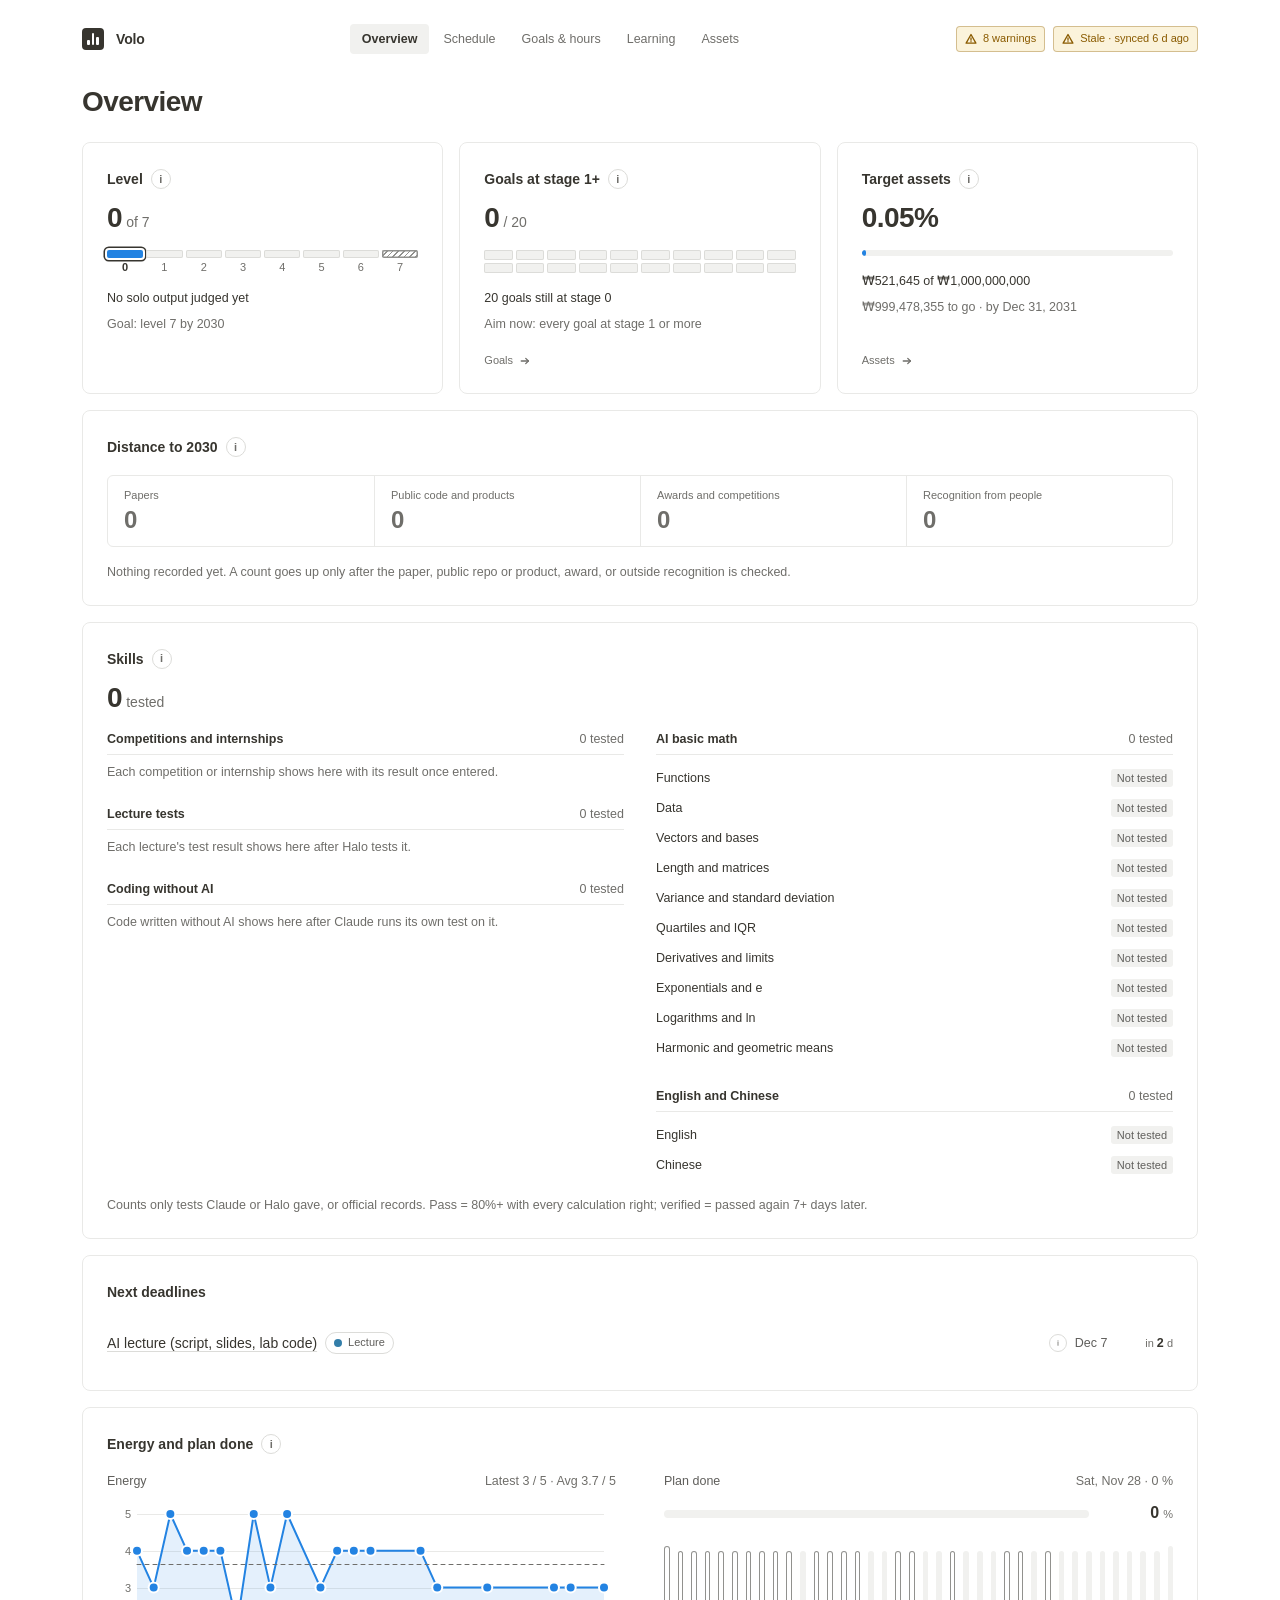
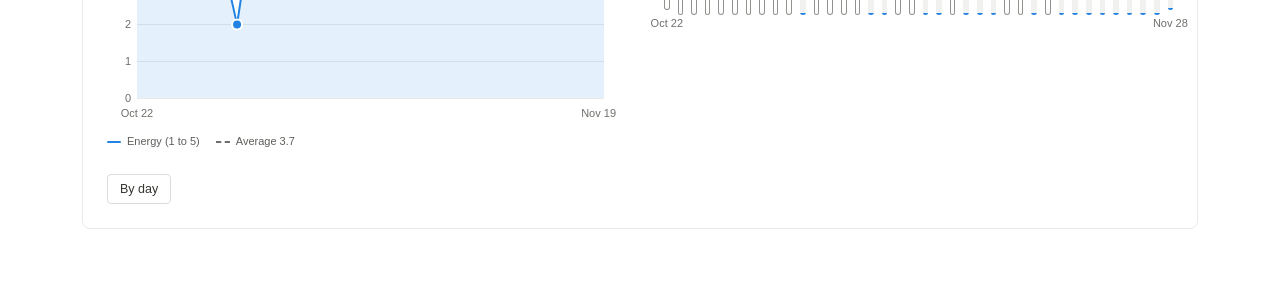
<file: index.html>
<!doctype html>
<html lang="en">
  <head>
    <meta charset="utf-8" />
    <meta name="viewport" content="width=device-width, initial-scale=1" />
    <title>Overview · Volo</title>
    <script type="module" crossorigin src="./assets/overview-DHR4XIMv.js"></script>
    <link rel="modulepreload" crossorigin href="./assets/common-l_b2p4TN.js">
    <link rel="modulepreload" crossorigin href="./assets/line-Xpkiwndj.js">
    <link rel="modulepreload" crossorigin href="./assets/drawer-Cp5FYIOS.js">
    <link rel="modulepreload" crossorigin href="./assets/assets-a0x-PxNy.js">
    <link rel="modulepreload" crossorigin href="./assets/slices-uluaVqgw.js">
    <link rel="stylesheet" crossorigin href="./assets/common-CpFVK00Q.css">
  </head>
  <body>
    <main id="app">Loading…</main>
  </body>
</html>
</file>
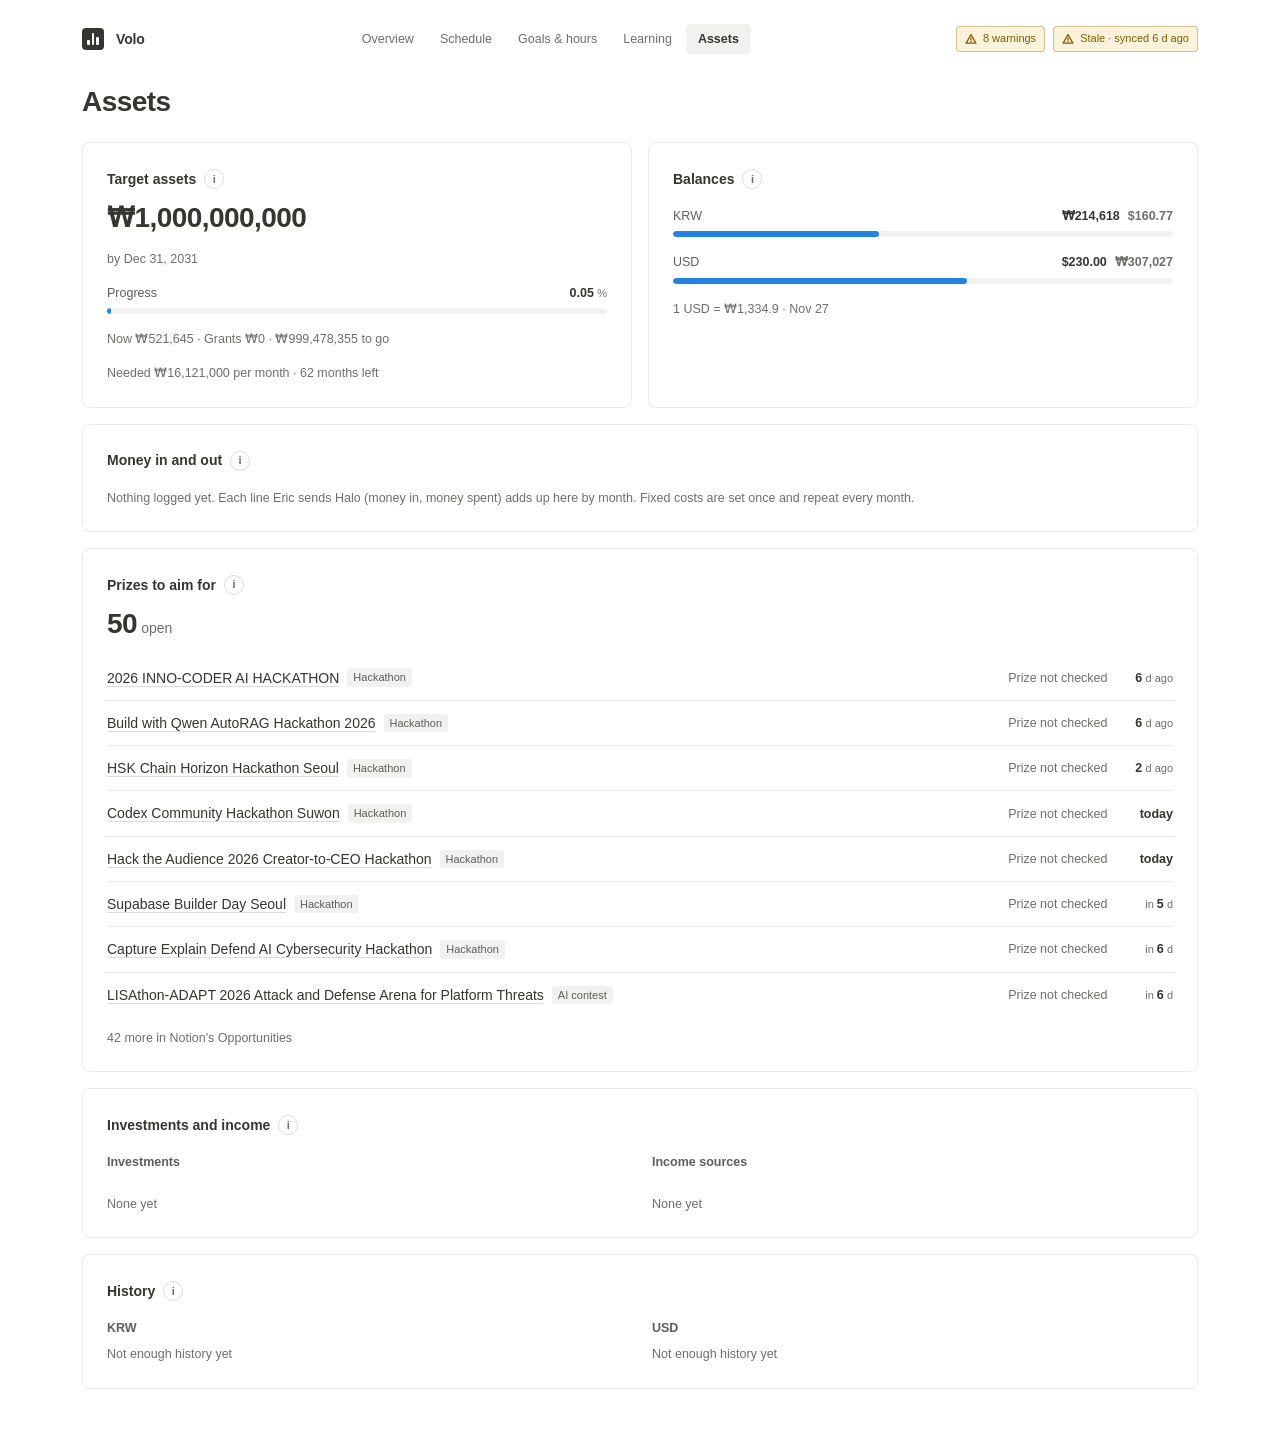
<file: assets.html>
<!doctype html>
<html lang="en">
  <head>
    <meta charset="utf-8" />
    <meta name="viewport" content="width=device-width, initial-scale=1" />
    <title>Assets · Volo</title>
    <script type="module" crossorigin src="./assets/assets-B2ZS1J04.js"></script>
    <link rel="modulepreload" crossorigin href="./assets/common-l_b2p4TN.js">
    <link rel="modulepreload" crossorigin href="./assets/line-Xpkiwndj.js">
    <link rel="modulepreload" crossorigin href="./assets/assets-a0x-PxNy.js">
    <link rel="stylesheet" crossorigin href="./assets/common-CpFVK00Q.css">
  </head>
  <body>
    <main id="app">Loading…</main>
  </body>
</html>
</file>
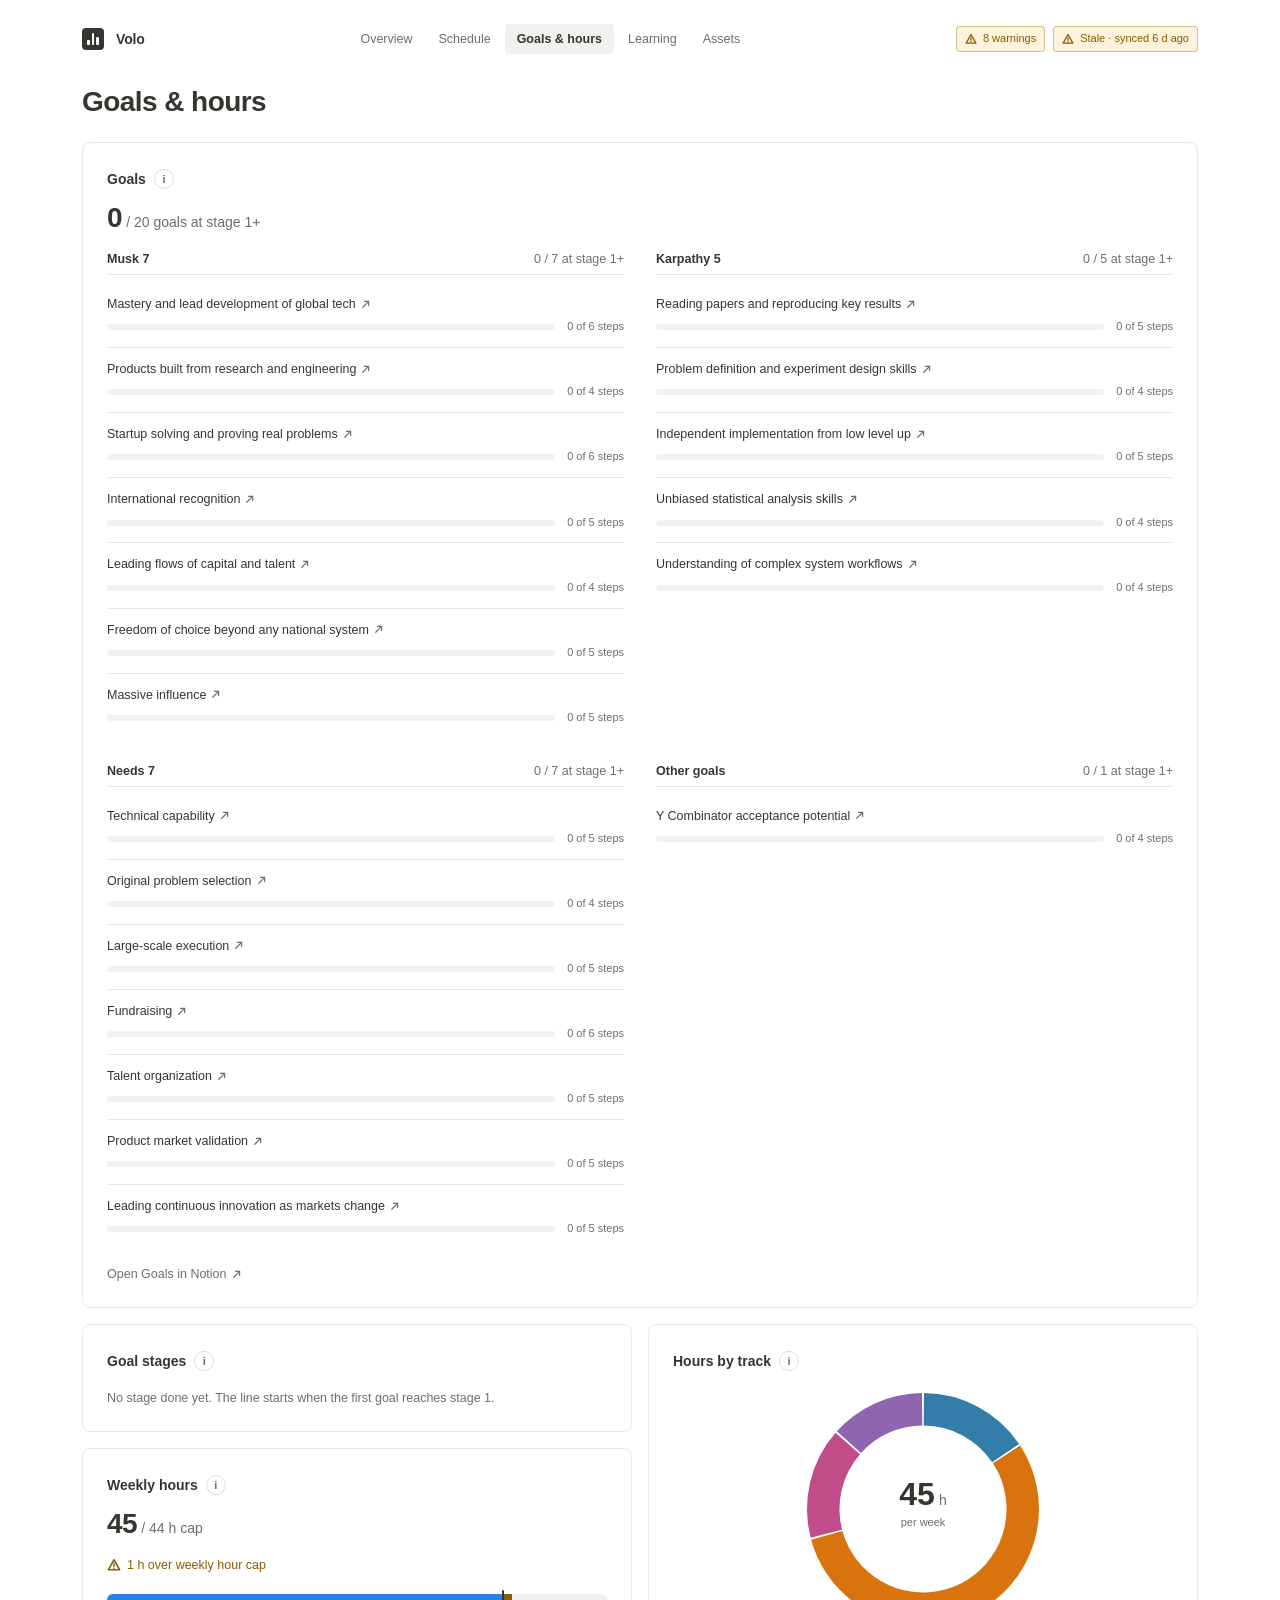
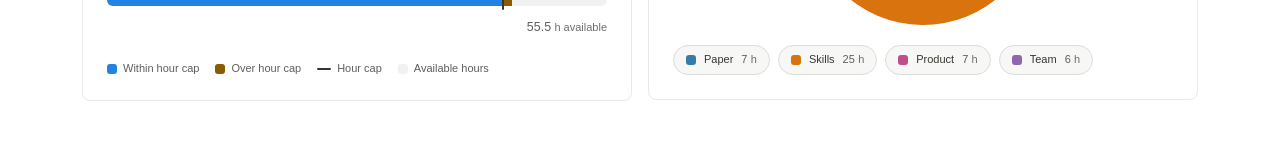
<file: goals.html>
<!doctype html>
<html lang="en">
  <head>
    <meta charset="utf-8" />
    <meta name="viewport" content="width=device-width, initial-scale=1" />
    <title>Goals · Volo</title>
    <script type="module" crossorigin src="./assets/goals-T277sZgZ.js"></script>
    <link rel="modulepreload" crossorigin href="./assets/common-l_b2p4TN.js">
    <link rel="modulepreload" crossorigin href="./assets/line-Xpkiwndj.js">
    <link rel="modulepreload" crossorigin href="./assets/slices-uluaVqgw.js">
    <link rel="stylesheet" crossorigin href="./assets/common-CpFVK00Q.css">
  </head>
  <body>
    <main id="app">Loading…</main>
  </body>
</html>
</file>
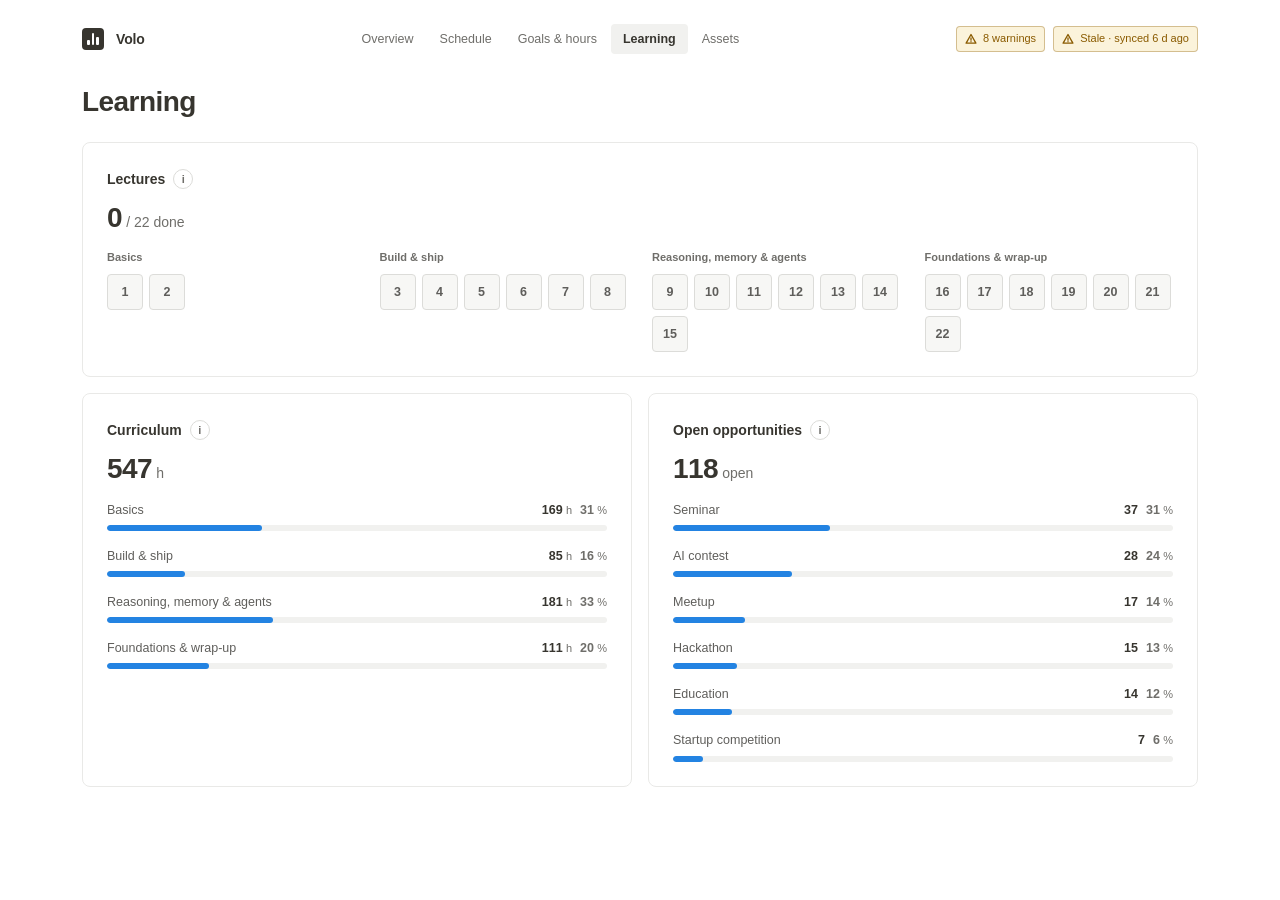
<file: learning.html>
<!doctype html>
<html lang="en">
  <head>
    <meta charset="utf-8" />
    <meta name="viewport" content="width=device-width, initial-scale=1" />
    <title>Learning · Volo</title>
    <script type="module" crossorigin src="./assets/learning-Dc55H7nm.js"></script>
    <link rel="modulepreload" crossorigin href="./assets/common-l_b2p4TN.js">
    <link rel="modulepreload" crossorigin href="./assets/drawer-Cp5FYIOS.js">
    <link rel="modulepreload" crossorigin href="./assets/slices-uluaVqgw.js">
    <link rel="stylesheet" crossorigin href="./assets/common-CpFVK00Q.css">
  </head>
  <body>
    <main id="app">Loading…</main>
  </body>
</html>
</file>
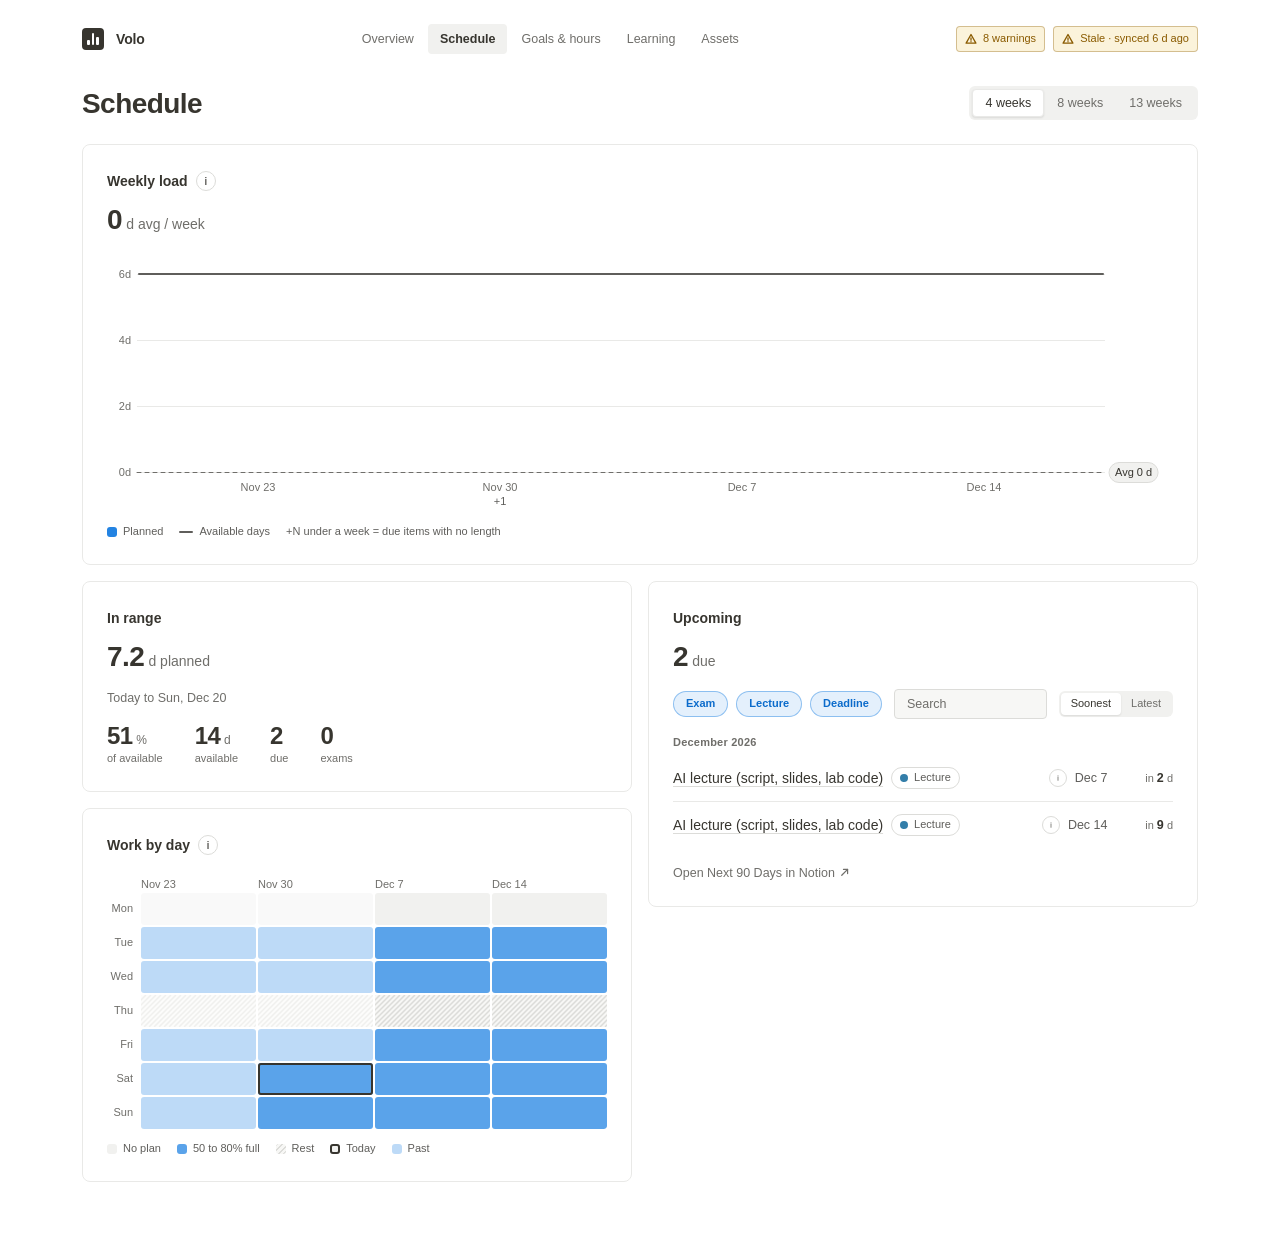
<file: schedule.html>
<!doctype html>
<html lang="en">
  <head>
    <meta charset="utf-8" />
    <meta name="viewport" content="width=device-width, initial-scale=1" />
    <title>Schedule · Volo</title>
    <script type="module" crossorigin src="./assets/schedule-B04hP6sH.js"></script>
    <link rel="modulepreload" crossorigin href="./assets/common-l_b2p4TN.js">
    <link rel="modulepreload" crossorigin href="./assets/drawer-Cp5FYIOS.js">
    <link rel="modulepreload" crossorigin href="./assets/slices-uluaVqgw.js">
    <link rel="stylesheet" crossorigin href="./assets/common-CpFVK00Q.css">
  </head>
  <body>
    <main id="app">Loading…</main>
  </body>
</html>
</file>
<file: assets/common-CpFVK00Q.css>
.chart{position:relative;min-width:0;width:100%}.chart canvas{display:block;max-width:100%;border-radius:var(--r-xs);touch-action:manipulation}.chart canvas:focus-visible{outline:2px solid var(--accent-soft);outline-offset:4px}.chart-sr{position:absolute;width:1px;height:1px;margin:-1px;padding:0;overflow:hidden;clip:rect(0 0 0 0);clip-path:inset(50%);white-space:nowrap;border:0}.chart-fallback{overflow-x:auto}.chart-table{width:100%;border-collapse:collapse;font-size:var(--t-sm);color:var(--ink-2)}.chart-table caption{text-align:left;color:var(--ink-3);font-size:var(--t-xs);padding-bottom:var(--s1)}.chart-table th,.chart-table td{text-align:left;padding:6px var(--s1);border-bottom:1px solid var(--line);font-weight:500}.chart-table thead th{color:var(--ink-3);font-size:var(--t-xs)}.chart-table tbody th{color:var(--ink)}.chart-legend{display:flex;flex-wrap:wrap;align-items:center;gap:var(--s1) var(--s3);margin-top:var(--s2);color:var(--ink-2);font-size:var(--t-xs)}.chart-key{display:inline-flex;align-items:center;gap:6px;white-space:nowrap}.chart-sw{display:inline-block;flex:none;width:10px;height:10px;border-radius:var(--r-xs);background:var(--sw)}.chart-sw-line{width:14px;height:2px;border-radius:1px}.chart-sw-dot{width:8px;height:8px;border-radius:50%}.chart-sw-under{height:10px;background:linear-gradient(to top,var(--sw) 0 3px,var(--card-3) 3px)}.chart-sw-outline{background:var(--card-3);box-shadow:inset 0 0 0 2px var(--sw)}.chart-sw-hatch{background:repeating-linear-gradient(135deg,var(--sw) 0 1.5px,var(--card-2) 1.5px 4px)}.chart-sw-dash{width:14px;height:0;border-radius:0;background:none;border-top:2px dashed var(--sw)}.chart-sw-faded{opacity:.4}.chart-sw-warn{width:0;height:0;border-radius:0;background:none;border-left:5px solid transparent;border-right:5px solid transparent;border-bottom:9px solid var(--sw)}.chart-toggles{display:flex;flex-wrap:wrap;gap:var(--s1);margin-top:var(--s3)}.chart-toggle{display:inline-flex;align-items:center;gap:var(--s1);padding:6px var(--s2);border-radius:var(--r-pill);border:1px solid var(--line-2);background:var(--card-2);color:var(--ink);font-size:var(--t-xs);cursor:pointer;transition:opacity .25s var(--spring),background-color .25s var(--spring)}.chart-toggle:hover{background:var(--card-3)}.chart-toggle[aria-pressed=false]{opacity:.45}.chart-toggle[aria-pressed=false] .chart-sw{background:transparent;box-shadow:inset 0 0 0 1.5px var(--sw)}.chart-toggle .nu{color:var(--ink-2)}.ct-h{color:var(--ink);font-weight:600;margin-bottom:4px}.ct-r{display:flex;align-items:center;gap:var(--s1)}.ct-k{color:var(--ink-2)}.ct-v{margin-left:auto;padding-left:var(--s2);color:var(--ink);font-variant-numeric:tabular-nums;white-space:nowrap}.ct-n{margin-top:6px;color:var(--ink-3);font-size:var(--t-xs)}:root{color-scheme:light;--bg: #FFFFFF;--card: #FFFFFF;--card-2: #F7F7F5;--card-3: #F1F1EF;--line: #E9E9E7;--line-2: #DCDCD9;--ink: #37352F;--ink-2: #5F5E5B;--ink-3: #6F6E6A;--ink-4: #91918E;--accent: #2383E2;--accent-hi: #1F74C8;--accent-soft: #0B6BCB;--on-accent: #FFFFFF;--step-1: #E3EEFA;--step-2: #C3DCF6;--step-3: #8EBDEE;--step-4: #2383E2;--step-5: #1A6AC0;--step-6: #124C8C;--heat-2: #5AA3EA;--cat-1: #337EA9;--cat-2: #D9730D;--cat-3: #C14C8A;--cat-4: #9065B0;--cat-other: #9B9A97;--warn: #8A5B00;--warn-tint: #FBF3DB;--warn-edge: rgba(138, 91, 0, .35);--s1: 8px;--s2: 12px;--s3: 16px;--s4: 24px;--s5: 32px;--s6: 48px;--s7: 64px;--t-xs: 11px;--t-sm: 12.5px;--t-md: 14px;--t-lg: 16px;--t-xl: 24px;--t-2xl: 32px;--r-card: 8px;--r-in: 6px;--r-sm: 4px;--r-xs: 3px;--r-pill: 999px;--sans: ui-sans-serif, -apple-system, BlinkMacSystemFont, "Segoe UI", Helvetica, "Apple Color Emoji", Arial, sans-serif;--mono: var(--sans);--spring: cubic-bezier(.2, .8, .2, 1);--spring-bounce: cubic-bezier(.34, 1.32, .64, 1);--glass-tint: #FFFFFF;--glass-solid: #FFFFFF;--glass-spec: none;--glass-edge: rgba(15, 15, 15, .08);--glass-shadow: 0 0 0 1px rgba(15, 15, 15, .05), 0 3px 6px rgba(15, 15, 15, .1), 0 9px 24px rgba(15, 15, 15, .2);--glass-blur: none;--scrim: rgba(15, 15, 15, .45)}@media(prefers-color-scheme:dark){:root:not([data-theme=light]){color-scheme:dark;--bg: #191919;--card: #191919;--card-2: #202020;--card-3: #2A2A2A;--line: #2F2F2F;--line-2: #3A3A3A;--ink: #FFFFFFCF;--ink-2: #C4C4C4;--ink-3: #9B9B9B;--ink-4: #6E6E6E;--accent: #2383E2;--accent-hi: #3E92E6;--accent-soft: #5EA7EF;--on-accent: #0E1B2A;--step-1: #1E2A38;--step-2: #1D3E61;--step-3: #1F5C97;--step-4: #2383E2;--step-5: #5EA7EF;--step-6: #A6CDF5;--heat-2: #2B6FB5;--cat-1: #529CCA;--cat-2: #FFA344;--cat-3: #E255A1;--cat-4: #9A6DD7;--cat-other: #979A9B;--warn: #FFD166;--warn-tint: rgba(255, 209, 102, .1);--warn-edge: rgba(255, 209, 102, .35);--glass-tint: #252525;--glass-solid: #252525;--glass-edge: rgba(255, 255, 255, .07);--glass-shadow: 0 0 0 1px rgba(15, 15, 15, .1), 0 3px 6px rgba(15, 15, 15, .2), 0 9px 24px rgba(15, 15, 15, .4);--scrim: rgba(0, 0, 0, .6)}}:root[data-theme=dark]{color-scheme:dark;--bg: #191919;--card: #202020;--card-2: #202020;--card-3: #2A2A2A;--line: #383836;--line-2: #3A3A3A;--ink: #f0efed;--ink-2: #C4C4C4;--ink-3: #ada9a3;--ink-4: #6E6E6E;--accent: #2383E2;--accent-hi: #3E92E6;--accent-soft: #83abe1;--on-accent: #0E1B2A;--step-1: #1E2A38;--step-2: #1D3E61;--step-3: #1F5C97;--step-4: #2383E2;--step-5: #5EA7EF;--step-6: #A6CDF5;--heat-2: #2B6FB5;--cat-1: #529CCA;--cat-2: #FFA344;--cat-3: #E255A1;--cat-4: #9A6DD7;--cat-other: #979A9B;--warn: #FFD166;--warn-tint: rgba(255, 209, 102, .1);--warn-edge: rgba(255, 209, 102, .35);--glass-tint: #252525;--glass-solid: #252525;--glass-edge: rgba(255, 255, 255, .07);--glass-shadow: 0 0 0 1px rgba(15, 15, 15, .1), 0 3px 6px rgba(15, 15, 15, .2), 0 9px 24px rgba(15, 15, 15, .4);--scrim: rgba(0, 0, 0, .6)}*{box-sizing:border-box}html{scroll-behavior:smooth;-webkit-text-size-adjust:100%}html.locked{overflow:hidden}body{margin:0;background:var(--bg);color:var(--ink);font-family:var(--sans);font-size:var(--t-md);line-height:1.45;-webkit-font-smoothing:antialiased;font-variant-numeric:tabular-nums}button{font:inherit;color:inherit}:focus-visible{outline:2px solid var(--accent-soft);outline-offset:2px}::selection{background:#2383e247}a{color:var(--accent-soft);text-underline-offset:3px}[hidden]{display:none!important}.sr-only{position:absolute;width:1px;height:1px;margin:-1px;padding:0;overflow:hidden;clip:rect(0 0 0 0);white-space:nowrap;border:0}.ic{width:12px;height:12px;flex:none;fill:none;stroke:currentColor;stroke-width:1.75;stroke-linecap:round;stroke-linejoin:round}.wrap.embed{max-width:none;margin:0;padding:8px}.wrap.embed .row[aria-busy=true]{min-height:0}.wrap{max-width:1180px;margin:0 auto;padding:var(--s4) var(--s5) var(--s7)}.nu{white-space:nowrap}.nu .u{font-size:max(.5em,var(--t-xs));font-weight:500;color:var(--ink-3);margin-left:.3em;letter-spacing:0}.top{display:flex;align-items:center;flex-wrap:wrap;gap:var(--s2) var(--s3)}.brand{display:flex;align-items:center;gap:var(--s2);color:var(--ink);text-decoration:none;font-weight:600;font-size:var(--t-md);letter-spacing:-.01em;white-space:nowrap;border-radius:var(--r-sm)}.logo{display:inline-flex;align-items:flex-end;gap:2px;height:22px;width:22px;padding:5px;border-radius:var(--r-sm);background:var(--ink)}.logo i{display:block;width:3px;border-radius:1px;background:var(--bg)}.logo i:nth-child(1){height:5px}.logo i:nth-child(2){height:12px}.logo i:nth-child(3){height:8px}.nav{display:flex;gap:2px;margin:0 auto;overflow-x:auto;scrollbar-width:none}.nav::-webkit-scrollbar{display:none}.nav a{padding:6px var(--s2);border-radius:var(--r-sm);color:var(--ink-3);text-decoration:none;font-size:var(--t-sm);font-weight:500;white-space:nowrap;text-align:center;transition:color .25s var(--spring),background-color .25s var(--spring)}.nav a:hover{color:var(--ink);background:var(--card-2)}.nav a[aria-current=page]{color:var(--ink);background:var(--card-3);font-weight:600}.badges{display:flex;align-items:center;justify-content:flex-end;flex-wrap:wrap;gap:var(--s1)}.badge{display:inline-flex;align-items:center;gap:6px;padding:4px var(--s1);border-radius:var(--r-sm);background:transparent;border:1px solid transparent;font-size:var(--t-xs);font-weight:500;color:var(--ink-2);white-space:nowrap;outline-offset:2px}.badge .mark-slot{display:inline-flex}.badge .dot{width:7px;height:7px;border-radius:50%;background:#4dab9a}.badge.unknown .dot{background:var(--ink-4);animation:none}.badge.lint .ic{color:var(--ink-3)}.badge.warn{color:var(--warn);background:var(--warn-tint);border-color:var(--warn-edge)}.badge.warn .ic{color:var(--warn)}.badge.newer{color:var(--ink-3);background:transparent;border-color:transparent;padding-left:0;padding-right:0}.hello{display:flex;align-items:flex-end;justify-content:space-between;flex-wrap:wrap;gap:var(--s3);margin:var(--s5) 0 var(--s4)}.hello h1{margin:0;font-size:28px;font-weight:700;letter-spacing:-.02em;line-height:1.15}.seg{display:inline-flex;padding:3px;background:var(--card-3);border-radius:var(--r-in)}.seg button{border:1px solid transparent;background:none;padding:4px var(--s2);border-radius:var(--r-sm);font-size:var(--t-sm);font-weight:500;color:var(--ink-3);cursor:pointer;white-space:nowrap;transition:color .25s var(--spring),background-color .35s var(--spring),border-color .35s var(--spring)}.seg button:hover{color:var(--ink-2)}.seg button[aria-checked=true]{color:var(--ink);background:var(--bg);border-color:var(--line);box-shadow:0 1px 2px #0f0f0f1a}.seg button:focus-visible{outline-offset:0}.row{display:grid;gap:var(--s3)}.row.two{grid-template-columns:1fr 1fr}.row[aria-busy=true]{min-height:200px}.card{position:relative;min-width:0;background:var(--card);border:1px solid var(--line);border-radius:var(--r-card);padding:var(--s4);transition:border-color .25s var(--spring),background-color .25s var(--spring)}.card-h{display:flex;align-items:center;justify-content:space-between;gap:var(--s1) var(--s2);min-height:24px}.card-h h3{margin:0;font-size:var(--t-md);font-weight:600;letter-spacing:0;display:flex;align-items:center;gap:var(--s1);min-width:0}.card-v:empty{display:none}.card-v{margin-top:var(--s2)}.bignum{font-size:28px;font-weight:700;letter-spacing:-.02em;line-height:1.1}.card-b{margin-top:var(--s3)}.card-state{display:flex;align-items:center;flex-wrap:wrap;gap:var(--s2);color:var(--ink-2);font-size:var(--t-sm)}.card-state p{margin:0}.card-state .ic{width:14px;height:14px;color:var(--ink-3)}.card-state.empty{color:var(--ink-3)}.btn{display:inline-flex;align-items:center;gap:var(--s1);padding:5px var(--s2);border-radius:var(--r-sm);border:1px solid var(--line-2);background:var(--bg);color:var(--ink);font-size:var(--t-sm);font-weight:500;cursor:pointer;transition:background-color .25s var(--spring),border-color .25s var(--spring),transform .3s var(--spring-bounce)}.btn:hover{background:var(--card-2)}.btn:active{transform:scale(.96)}.info{width:20px;height:20px;padding:0;flex:none;border-radius:50%;border:1px solid var(--line-2);background:transparent;color:var(--ink-3);font-size:var(--t-xs);font-weight:600;line-height:1;cursor:pointer;display:inline-grid;place-items:center;transition:color .25s var(--spring),border-color .25s var(--spring),background-color .25s var(--spring),transform .35s var(--spring-bounce)}.info:hover,.info[aria-expanded=true]{color:var(--ink);border-color:var(--ink-4);background:var(--card-3)}.info:active{transform:scale(.92)}.chips{display:flex;flex-wrap:wrap;gap:var(--s1)}.kv{display:grid;grid-template-columns:auto 1fr;gap:var(--s2) var(--s4);margin:0;font-size:var(--t-md)}.kv dt{color:var(--ink-3)}.kv dd{margin:0;color:var(--ink);font-weight:600}.reveal{opacity:0}.reveal.in{animation:rise .8s var(--spring) both;animation-delay:calc(var(--i, 0) * 90ms)}@keyframes rise{0%{opacity:0;translate:0 16px}to{opacity:1;translate:0 0}}.no-motion *,.no-motion *:before,.no-motion *:after{animation:none!important;transition:none!important}.no-motion .reveal{opacity:1!important}.no-motion{scroll-behavior:auto}@media(prefers-reduced-motion:reduce){*,*:before,*:after{animation:none!important;transition:none!important}.reveal{opacity:1!important}html{scroll-behavior:auto}}@media(max-width:860px){.nav{order:3;flex:1 1 100%;margin:0}.nav a{flex:1 1 auto}.badges{margin-left:auto}}@media(max-width:600px){.row.two{grid-template-columns:1fr}}@media(max-width:380px){.nav a{font-size:var(--t-xs)}}@media(max-width:640px){.wrap{padding:var(--s3) var(--s3) var(--s6)}.nav{gap:2px}.nav a{padding:var(--s1) 6px}.hello{margin:var(--s4) 0 var(--s3)}.hello h1{font-size:var(--t-xl)}.seg{width:100%}.seg button{flex:1}.row{gap:var(--s3)}.card{padding:var(--s3)}}.glass{background:var(--glass-spec),var(--glass-tint);-webkit-backdrop-filter:var(--glass-blur);backdrop-filter:var(--glass-blur);border:1px solid var(--glass-edge);box-shadow:var(--glass-shadow);color:var(--ink-2);background-clip:padding-box}@supports not ((backdrop-filter: blur(1px)) or (-webkit-backdrop-filter: blur(1px))){.glass{background:var(--glass-spec),var(--glass-solid)}}@media(prefers-reduced-transparency:reduce){.glass{background:var(--glass-solid);-webkit-backdrop-filter:none;backdrop-filter:none}}.tip{position:fixed;left:0;top:0;z-index:60;pointer-events:none;max-width:280px;padding:10px var(--s2);border-radius:var(--r-in);font-size:var(--t-sm);line-height:1.5;color:var(--ink);opacity:0;visibility:hidden;transform:translateY(4px) scale(.98);transition:opacity .18s var(--spring),transform .3s var(--spring),visibility 0s linear .3s}.tip.on{opacity:1;visibility:visible;transform:none;transition:opacity .18s var(--spring),transform .3s var(--spring)}.pop{position:absolute;z-index:50;padding:var(--s2) var(--s3);border-radius:var(--r-in);font-size:var(--t-sm);line-height:1.55;opacity:0;transform:scale(.94) translateY(-6px);transition:opacity .2s var(--spring),transform .38s var(--spring)}.pop{font-weight:400;letter-spacing:normal;text-align:left;white-space:normal}.card:has(.pop){z-index:5}.pop.open{opacity:1;transform:none;transition:opacity .22s var(--spring),transform .42s var(--spring-bounce)}.pop:focus,.pop:focus-visible{outline:none}.pop p{margin:0}.pop p+p{margin-top:6px}.pop .pop-h{color:var(--ink);font-weight:600;margin-bottom:4px}.scrim{position:fixed;top:0;right:0;bottom:0;left:0;z-index:70;background:var(--scrim);opacity:0;transition:opacity .3s var(--spring)}.scrim.open{opacity:1}.drawer{position:fixed;z-index:71;top:var(--s2);right:var(--s2);bottom:var(--s2);width:min(420px,calc(100vw - var(--s4)));display:flex;flex-direction:column;border-radius:var(--r-card);overflow:hidden;transform:translate(calc(100% + var(--s4)));transition:transform .45s var(--spring)}.drawer.open{transform:none}.drawer:focus,.drawer:focus-visible{outline:none}.drawer-h{display:flex;align-items:center;justify-content:space-between;gap:var(--s2);padding:var(--s4) var(--s4) var(--s3)}.drawer-h h2{margin:0;font-size:var(--t-lg);font-weight:600;color:var(--ink);letter-spacing:-.01em}.drawer-x{width:32px;height:32px;padding:0;display:inline-grid;place-items:center;flex:none;border-radius:var(--r-pill);border:1px solid var(--glass-edge);background:transparent;color:var(--ink-2);cursor:pointer;transition:color .2s var(--spring),background-color .2s var(--spring)}.drawer-x:hover{color:var(--ink);background:var(--card-3)}.drawer-x .ic{width:14px;height:14px}.drawer-b{flex:1;overflow-y:auto;padding:0 var(--s4) var(--s4);overscroll-behavior:contain}@media(max-width:600px){.drawer{top:auto;left:var(--s1);right:var(--s1);bottom:0;width:auto;max-height:82vh;border-radius:var(--r-card) var(--r-card) 0 0;border-bottom:0;transform:translateY(100%)}}.card.wide{grid-column:1 / -1}.card.span2{grid-column:span 2}.card.tall{grid-row:span 2}.card.tall.failed{grid-row:auto}.wrap[data-page=overview] .row.two{grid-template-columns:repeat(3,minmax(0,1fr))}.wrap[data-page=schedule] .row.two{align-items:start;grid-template-rows:auto auto 1fr}@media(max-width:600px){.wrap[data-page=overview] .row.two{grid-template-columns:minmax(0,1fr)}}@media(max-width:860px){.card.span2{grid-column:auto}.card.tall{grid-row:auto}.wrap[data-page=schedule] .row.two{grid-template-rows:none}}.muted{margin:0;color:var(--ink-3);font-size:var(--t-sm)}.card-foot{display:flex;flex-wrap:wrap;align-items:center;gap:var(--s1) var(--s3);margin-top:var(--s3)}.nu.dim .v{color:var(--ink-3)}.status{display:inline-flex;align-items:center;gap:6px;color:var(--ink-2);font-size:var(--t-sm);font-weight:500}.status .ic{width:14px;height:14px}.status.ok .ic{color:var(--accent-soft)}.status.warn{color:var(--warn)}.tag{display:inline-flex;flex:none;align-items:center;gap:6px;padding:2px var(--s1);border-radius:var(--r-pill);border:1px solid var(--line-2);color:var(--ink-2);font-size:var(--t-xs);font-weight:500;white-space:nowrap}.tag .sw{width:8px;height:8px;border-radius:50%;background:var(--sw)}.tag .ic{width:10px;height:10px}.tag.exam{color:var(--warn);border-color:var(--warn-edge);background:var(--warn-tint)}.ext{display:inline-flex;align-items:center;gap:4px;width:fit-content;color:var(--ink-3);font-size:var(--t-sm);font-weight:500;text-decoration:none;border-radius:var(--r-xs)}.ext:hover{color:var(--ink);text-decoration:underline}.ext .ic{width:11px;height:11px}.card.kpi{display:flex;flex-direction:column}.card.kpi .card-b{flex:1;display:flex;margin-top:var(--s3)}.kpi-b{flex:1;display:flex;flex-direction:column;gap:var(--s1);min-width:0}.kpi-name{display:flex;flex-wrap:wrap;align-items:center;gap:var(--s1);color:var(--ink);font-weight:500;overflow-wrap:anywhere}.kpi-when{color:var(--ink-3);font-size:var(--t-sm)}.kpi-row{display:flex;flex-wrap:wrap;align-items:center;gap:var(--s1) var(--s3)}.go{display:inline-flex;align-items:center;gap:6px;width:fit-content;margin-top:auto;padding-top:var(--s2);color:var(--ink-3);font-size:var(--t-xs);font-weight:500;text-decoration:none;border-radius:var(--r-xs);transition:color .25s var(--spring)}.go:after{content:"";position:absolute;top:0;right:0;bottom:0;left:0;border-radius:inherit}.card.kpi:hover .go,.go:focus-visible{color:var(--ink)}.card.kpi .info{position:relative;z-index:1}.items{list-style:none;margin:0;padding:0}.item{display:grid;grid-template-columns:minmax(0,1fr) auto;align-items:center;gap:4px var(--s3);padding:var(--s2) 0;border-top:1px solid var(--line)}.items>.item:first-child,.sep+.item{border-top:0}.it-main{display:flex;flex-wrap:wrap;align-items:center;gap:4px var(--s1);min-width:0}.it-name{color:var(--ink);font-weight:500;text-decoration:none;overflow-wrap:anywhere}a.it-name{text-decoration:underline;text-decoration-color:var(--line-2);text-underline-offset:3px}a.it-name:hover{text-decoration-color:currentColor}.it-due{display:flex;align-items:center;justify-content:flex-end;gap:var(--s1);font-size:var(--t-sm);white-space:nowrap}.it-due .d{color:var(--ink-2)}.rel{min-width:4.6em;text-align:right;color:var(--ink);font-weight:600}.rel .pre{margin-right:.25em;color:var(--ink-3);font-size:var(--t-xs);font-weight:500}.it-info{display:inline-grid;place-items:center;width:18px;height:18px;border-radius:50%;border:1px solid var(--line-2);color:var(--ink-4)}.it-info .ic{width:10px;height:10px}.item.hl{margin:0 calc(-1 * var(--s1));padding-left:var(--s1);padding-right:var(--s1);border-radius:var(--r-sm);background:#2383e21a}.item.hl:focus{outline:none}.sep{padding:var(--s3) 0 4px;color:var(--ink-3);font-size:var(--t-xs);font-weight:600;letter-spacing:.02em}.sep:first-child{padding-top:0}.sep.none{font-weight:500}.filters{display:flex;flex-wrap:wrap;align-items:center;gap:var(--s1) var(--s2)}.chip-f{display:inline-flex;align-items:center;gap:6px;padding:4px var(--s2);border-radius:var(--r-pill);border:1px solid rgba(35,131,226,.45);background:#2383e21f;color:var(--accent-soft);font-size:var(--t-xs);font-weight:600;cursor:pointer;transition:background-color .2s var(--spring),color .2s var(--spring)}.chip-f:hover{background:#2383e233}.chip-f[aria-pressed=false]{border-color:var(--line-2);background:transparent;color:var(--ink-3);font-weight:500}.chip-f[aria-pressed=false]:hover{background:var(--card-2)}.search{flex:1 1 120px;min-width:0;padding:5px var(--s2);border-radius:var(--r-sm);border:1px solid var(--line-2);background:var(--card-2);color:var(--ink);font:inherit;font-size:var(--t-sm)}.search::placeholder{color:var(--ink-3)}.seg-mini{display:inline-flex;padding:2px;border-radius:var(--r-in);background:var(--card-3)}.seg-mini button{padding:3px 10px;border:0;border-radius:var(--r-sm);background:none;color:var(--ink-3);font-size:var(--t-xs);font-weight:500;white-space:nowrap;cursor:pointer}.seg-mini button[aria-pressed=true]{background:var(--bg);color:var(--ink);box-shadow:0 1px 2px #0f0f0f1a}.up-list{margin-top:var(--s3)}.more{margin-top:var(--s2)}.more:empty{display:none}.range-l{margin-bottom:var(--s3)}.stats{display:flex;flex-wrap:wrap;gap:var(--s3) var(--s5)}.stat{display:flex;flex-direction:column;gap:2px;border-radius:var(--r-xs)}.stat .nu{font-size:var(--t-xl);font-weight:700;letter-spacing:-.02em;line-height:1.1}.stat-l{color:var(--ink-3);font-size:var(--t-xs)}.vitals{display:grid;grid-template-columns:repeat(2,minmax(0,1fr));gap:var(--s4) var(--s6)}.vitals .card-foot{grid-column:1 / -1;margin-top:0}.vt-col{display:flex;flex-direction:column;gap:var(--s2);min-width:0}.vt-h{display:flex;flex-wrap:wrap;justify-content:space-between;gap:4px var(--s2);color:var(--ink-2);font-size:var(--t-sm)}@media(max-width:640px){.vitals{grid-template-columns:minmax(0,1fr)}}.pd-bars{display:flex;align-items:flex-end;gap:var(--s1);margin-top:var(--s1)}.pd-day{flex:1 1 0;min-width:0;max-width:48px;display:flex;flex-direction:column;align-items:center;gap:6px;border-radius:var(--r-xs)}.pd-track{position:relative;width:100%;max-width:14px;height:64px;overflow:hidden;border-radius:var(--r-xs);background:var(--card-3)}.pd-fill{position:absolute;right:0;bottom:0;left:0;background:var(--accent)}.pd-day.none .pd-track{background:none;box-shadow:inset 0 0 0 1px var(--ink-4)}.pd-l{min-height:1em;color:var(--ink-3);font-size:var(--t-xs);white-space:nowrap}.rows{display:grid;gap:var(--s3)}.br{display:block;width:100%;min-width:0;padding:0;border:0;background:none;color:inherit;font:inherit;text-align:left;border-radius:var(--r-sm)}.br.press{width:calc(100% + 2 * var(--s1));margin:-6px calc(-1 * var(--s1));padding:6px var(--s1);cursor:pointer;transition:background-color .25s var(--spring)}.br.press:hover{background:var(--card-2)}.fill.min{min-width:4px}.br-t{display:flex;justify-content:space-between;gap:var(--s2);margin-bottom:6px;font-size:var(--t-sm)}.br-l{min-width:0;overflow:hidden;color:var(--ink-2);text-overflow:ellipsis;white-space:nowrap}.br-v{display:flex;flex:none;gap:var(--s1);font-weight:600}.track{height:6px;overflow:hidden;border-radius:var(--r-pill);background:var(--card-3)}.track.unknown{background:repeating-linear-gradient(135deg,var(--ink-4) 0 1px,var(--card-2) 1px 4px)}.fill{height:100%;border-radius:inherit;background:var(--accent)}.lgrid{display:grid;grid-template-columns:repeat(4,minmax(0,1fr));gap:var(--s4)}.lsec-n{margin-bottom:var(--s1);color:var(--ink-3);font-size:var(--t-xs);font-weight:600}.lcells{display:flex;flex-wrap:wrap;gap:6px}.lc{width:36px;height:36px;padding:0;border-radius:var(--r-sm);border:1px solid var(--line-2);background:var(--card-2);color:var(--ink-2);font-size:var(--t-sm);font-weight:600;cursor:pointer;transition:background-color .25s var(--spring),transform .3s var(--spring-bounce)}.lc:hover{background:var(--card-3);color:var(--ink)}.lc:active{transform:scale(.94)}.lc.done{border-color:transparent;background:var(--accent-hi);color:var(--on-accent)}@media(max-width:860px){.lgrid{grid-template-columns:repeat(2,minmax(0,1fr))}}@media(max-width:480px){.lgrid{grid-template-columns:minmax(0,1fr)}}.hours{display:flex;flex-direction:column;gap:var(--s2)}.hm{position:relative;height:12px;margin-top:var(--s1);border-radius:var(--r-pill);background:var(--card-3)}.hm-in{position:absolute;top:0;bottom:0;left:0;border-radius:var(--r-pill) 0 0 var(--r-pill);background:var(--accent)}.hm-over{position:absolute;top:0;bottom:0;background:var(--warn)}.hm-cap{position:absolute;top:-4px;bottom:-4px;width:2px;margin-left:-1px;border-radius:1px;background:var(--ink)}.hm-scale{text-align:right;color:var(--ink-2);font-size:var(--t-sm)}.drow{display:flex;flex-wrap:wrap;gap:var(--s1) var(--s3);margin-bottom:var(--s3)}.drow:empty{display:none}.dsec{margin-top:var(--s4)}.dsec h3{margin:0 0 var(--s1);color:var(--ink-3);font-size:var(--t-xs);font-weight:600}.dtable{width:100%;border-collapse:collapse;font-size:var(--t-sm)}.dtable th,.dtable td{padding:var(--s1) 4px;border-bottom:1px solid var(--line);text-align:left;font-weight:500}.dtable thead th{color:var(--ink-3);font-size:var(--t-xs)}.dtable tbody th{color:var(--ink)}.dtable td{color:var(--ink-2)}.goals{list-style:none;margin:0;padding:0}.goal{display:grid;grid-template-columns:minmax(0,1fr);align-items:center;gap:6px var(--s2);padding:var(--s2) 0;border-top:1px solid var(--line)}.goal:first-child{border-top:0}.goal-code{color:var(--ink);font-size:var(--t-sm);font-weight:600;overflow-wrap:anywhere}.goal-mid{display:flex;flex-direction:column;gap:6px;min-width:0}.goal.hl{margin:0 calc(-1 * var(--s1));padding-left:var(--s1);padding-right:var(--s1);border-radius:var(--r-sm);background:#2383e21a}.drawer .track{background:var(--line-2)}.hist2{display:grid;grid-template-columns:repeat(2,minmax(0,1fr));gap:var(--s4)}.hist-h{margin:0 0 var(--s1);color:var(--ink-2);font-size:var(--t-sm);font-weight:600}@media(max-width:640px){.hist2{grid-template-columns:minmax(0,1fr)}}.card.pos{display:flex;flex-direction:column}.card.pos .card-b{flex:1;display:flex;margin-top:var(--s3)}.kpi-b p{margin:0}.kpi-b .kpi-name{margin-top:var(--s1);font-size:var(--t-sm)}.ladder{display:grid;grid-template-columns:repeat(8,minmax(0,1fr));gap:3px;margin:0;padding:0;list-style:none}.lad{display:flex;flex-direction:column;align-items:center;gap:4px;min-width:0}.lad-bar{width:100%;height:8px;border-radius:2px;background:var(--card-3);box-shadow:inset 0 0 0 1px var(--line-2)}.lad.done .lad-bar{background:var(--accent);box-shadow:none}.lad.now .lad-bar{background:var(--accent);box-shadow:0 0 0 2px var(--bg),0 0 0 3.5px var(--ink)}.lad.target .lad-bar{box-shadow:inset 0 0 0 1.5px var(--ink-4);background:repeating-linear-gradient(135deg,var(--ink-4) 0 1px,transparent 1px 4px)}.lad-n{color:var(--ink-3);font-size:var(--t-xs);line-height:1}.lad.now .lad-n{color:var(--ink);font-weight:700}.gstrip{display:grid;grid-template-columns:repeat(10,minmax(0,1fr));gap:3px}.gstrip i{display:block;height:10px;border-radius:2px;background:var(--card-3);box-shadow:inset 0 0 0 1px var(--line-2)}.gstrip i.on{background:var(--accent);box-shadow:none}.props{display:grid;grid-template-columns:repeat(4,minmax(0,1fr));border:1px solid var(--line);border-radius:var(--r-in)}.prop{display:flex;flex-direction:column;gap:2px;min-width:0;padding:var(--s2) var(--s3);border-left:1px solid var(--line)}.prop:first-child{border-left:0}.prop-k{color:var(--ink-3);font-size:var(--t-xs);font-weight:500}.prop-v{color:var(--ink);font-size:var(--t-xl);font-weight:700;line-height:1.15}.prop-v.zero{color:var(--ink-3);font-weight:600}@media(max-width:640px){.props{grid-template-columns:repeat(2,minmax(0,1fr))}.prop:nth-child(3){border-left:0}.prop:nth-child(n+3){border-top:1px solid var(--line)}}.ev-list{margin:0;padding:0;list-style:none}.ev{display:flex;flex-wrap:wrap;align-items:center;gap:4px var(--s2);padding:var(--s1) 0;border-top:1px solid var(--line)}.ev:first-child{border-top:0}.pill{display:inline-flex;flex:none;align-items:center;padding:1px 6px;border-radius:var(--r-xs);font-size:var(--t-xs);font-weight:500;line-height:1.5;white-space:nowrap}.pill.none{background:var(--card-3);color:var(--ink-2)}.pill.good{background:#4dab9a29;color:var(--ink)}.pill.bad{background:#e03e3e21;color:var(--ink)}.pill.mid{background:#cb912f29;color:var(--ink)}.skills{display:grid;grid-template-columns:repeat(2,minmax(0,1fr));gap:var(--s4) var(--s5);align-items:start}.sk-col{display:flex;flex-direction:column;gap:var(--s4);min-width:0}.sk-h{display:flex;flex-wrap:wrap;align-items:baseline;justify-content:space-between;gap:2px var(--s2);margin:0 0 var(--s1);padding-bottom:6px;border-bottom:1px solid var(--line);color:var(--ink);font-size:var(--t-sm);font-weight:600}.sk-h .muted{font-weight:400}.sk-list{margin:0;padding:0;list-style:none}.sk-row{display:flex;align-items:center;gap:var(--s2);min-height:30px;padding:3px 0}.sk-item{flex:1;min-width:0;color:var(--ink);font-size:var(--t-sm);overflow-wrap:anywhere}@media(max-width:700px){.skills{grid-template-columns:minmax(0,1fr)}}.gsecs{display:grid;grid-template-columns:repeat(2,minmax(0,1fr));gap:var(--s4) var(--s5)}@media(max-width:760px){.gsecs{grid-template-columns:minmax(0,1fr)}}.goal .ext{color:var(--ink);font-size:var(--t-sm);font-weight:500}.goal .ext .ic{color:var(--ink-3)}.goal-mid{flex-direction:row;align-items:center;gap:var(--s2)}.goal-mid .track{flex:1}.goal-mid .muted{flex:none;font-size:var(--t-xs)}.tscroll{overflow-x:auto}.dtable.money td,.dtable.money thead th:not(:first-child){text-align:right;white-space:nowrap}.dtable td.neg{color:var(--ink)}.muted-d{color:var(--ink-3)!important}@media(max-width:480px){.items.prizes .item{grid-template-columns:minmax(0,1fr)}.items.prizes .it-due{justify-content:flex-start}}.wrap[data-page=goals] .row.two{align-items:start}@media(max-width:860px){.wrap[data-page=schedule] .row.two{grid-template-columns:minmax(0,1fr)}}.wrap.embed[data-page] .row.two{grid-template-columns:minmax(0,1fr);grid-template-rows:none;align-items:start}
</file>
